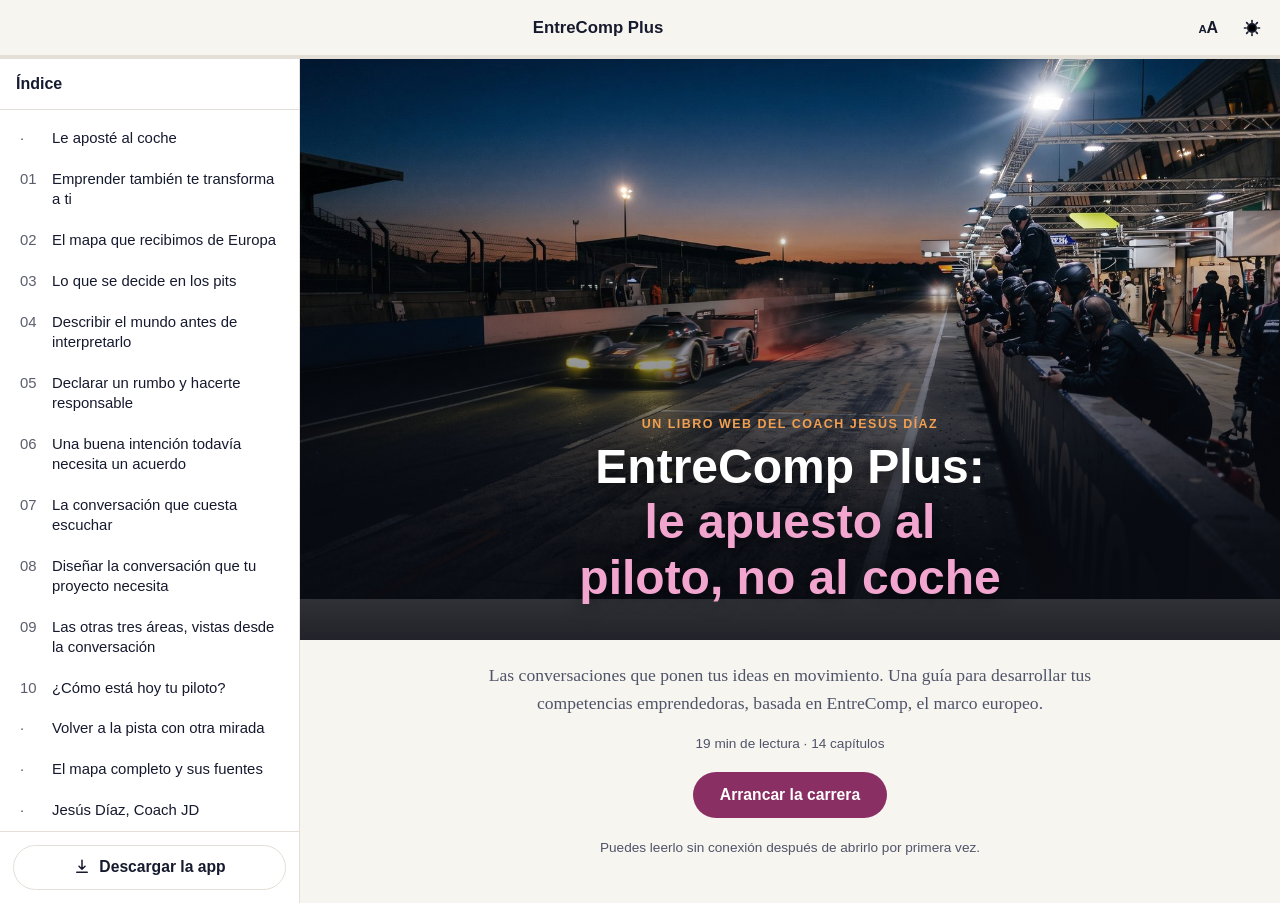
<file: index.html>
<!doctype html>
<html lang="es">
<head>
<meta charset="UTF-8" />
<meta name="viewport" content="width=device-width, initial-scale=1, viewport-fit=cover" />
<title>EntreComp Plus: le apuesto al piloto, no al coche</title>
<meta name="description" content="Las conversaciones que ponen tus ideas en movimiento. Una guía para desarrollar tus competencias emprendedoras, basada en EntreComp, el marco europeo." />

<!-- PWA -->
<link rel="manifest" href="manifest.json" />
<meta name="theme-color" content="#f7f5f0" />
<meta name="mobile-web-app-capable" content="yes" />
<meta name="apple-mobile-web-app-capable" content="yes" />
<meta name="apple-mobile-web-app-status-bar-style" content="black-translucent" />
<meta name="apple-mobile-web-app-title" content="EntreComp+" />
<link rel="apple-touch-icon" href="icons/apple-touch-icon.png" />
<link rel="icon" href="icons/icon-192.png" />

<!-- SEO:inicio — lo escribe scripts/setup_book.py a partir de content.json; no lo edites a mano -->
<link rel="canonical" href="https://coachjesusdiaz.com/libro_web/entrecomp_plus/" />
<meta name="author" content="Coach Jesús Díaz" />
<meta property="og:type" content="book" />
<meta property="og:locale" content="es" />
<meta property="og:site_name" content="EntreComp Plus: le apuesto al piloto, no al coche" />
<meta property="og:title" content="EntreComp Plus: le apuesto al piloto, no al coche" />
<meta property="og:description" content="Las conversaciones que ponen tus ideas en movimiento. Una guía para desarrollar tus competencias emprendedoras, basada en EntreComp, el marco europeo." />
<meta property="og:url" content="https://coachjesusdiaz.com/libro_web/entrecomp_plus/" />
<meta property="og:image" content="https://coachjesusdiaz.com/libro_web/entrecomp_plus/images/compartir.jpg" />
<meta property="og:image:width" content="1200" />
<meta property="og:image:height" content="630" />
<meta property="og:image:alt" content="Un coche de resistencia con los faros encendidos sale del carril de boxes hacia la pista al anochecer, mientras el equipo lo observa desde el muro." />
<meta name="twitter:card" content="summary_large_image" />
<meta name="twitter:title" content="EntreComp Plus: le apuesto al piloto, no al coche" />
<meta name="twitter:description" content="Las conversaciones que ponen tus ideas en movimiento. Una guía para desarrollar tus competencias emprendedoras, basada en EntreComp, el marco europeo." />
<meta name="twitter:image" content="https://coachjesusdiaz.com/libro_web/entrecomp_plus/images/compartir.jpg" />
<script type="application/ld+json">
{
  "@context": "https://schema.org",
  "@type": "Book",
  "name": "EntreComp Plus: le apuesto al piloto, no al coche",
  "description": "Las conversaciones que ponen tus ideas en movimiento. Una guía para desarrollar tus competencias emprendedoras, basada en EntreComp, el marco europeo.",
  "author": {
    "@type": "Person",
    "name": "Coach Jesús Díaz"
  },
  "inLanguage": "es",
  "bookFormat": "https://schema.org/EBook",
  "isAccessibleForFree": true,
  "timeRequired": "PT19M",
  "image": "https://coachjesusdiaz.com/libro_web/entrecomp_plus/images/compartir.jpg",
  "url": "https://coachjesusdiaz.com/libro_web/entrecomp_plus/",
  "hasPart": [
    {
      "@type": "Chapter",
      "name": "Le aposté al coche",
      "position": 1,
      "url": "https://coachjesusdiaz.com/libro_web/entrecomp_plus/#prologo"
    },
    {
      "@type": "Chapter",
      "name": "Emprender también te transforma a ti",
      "position": 2,
      "url": "https://coachjesusdiaz.com/libro_web/entrecomp_plus/#el-piloto"
    },
    {
      "@type": "Chapter",
      "name": "El mapa que recibimos de Europa",
      "position": 3,
      "url": "https://coachjesusdiaz.com/libro_web/entrecomp_plus/#mapa-europeo"
    },
    {
      "@type": "Chapter",
      "name": "Lo que se decide en los pits",
      "position": 4,
      "url": "https://coachjesusdiaz.com/libro_web/entrecomp_plus/#los-pits"
    },
    {
      "@type": "Chapter",
      "name": "Describir el mundo antes de interpretarlo",
      "position": 5,
      "url": "https://coachjesusdiaz.com/libro_web/entrecomp_plus/#afirmaciones"
    },
    {
      "@type": "Chapter",
      "name": "Declarar un rumbo y hacerte responsable",
      "position": 6,
      "url": "https://coachjesusdiaz.com/libro_web/entrecomp_plus/#declaraciones"
    },
    {
      "@type": "Chapter",
      "name": "Una buena intención todavía necesita un acuerdo",
      "position": 7,
      "url": "https://coachjesusdiaz.com/libro_web/entrecomp_plus/#coordinar-acciones"
    },
    {
      "@type": "Chapter",
      "name": "La conversación que cuesta escuchar",
      "position": 8,
      "url": "https://coachjesusdiaz.com/libro_web/entrecomp_plus/#retroalimentacion"
    },
    {
      "@type": "Chapter",
      "name": "Diseñar la conversación que tu proyecto necesita",
      "position": 9,
      "url": "https://coachjesusdiaz.com/libro_web/entrecomp_plus/#disenar-conversaciones"
    },
    {
      "@type": "Chapter",
      "name": "Las otras tres áreas, vistas desde la conversación",
      "position": 10,
      "url": "https://coachjesusdiaz.com/libro_web/entrecomp_plus/#las-tres-areas"
    },
    {
      "@type": "Chapter",
      "name": "¿Cómo está hoy tu piloto?",
      "position": 11,
      "url": "https://coachjesusdiaz.com/libro_web/entrecomp_plus/#diagnostico"
    },
    {
      "@type": "Chapter",
      "name": "Volver a la pista con otra mirada",
      "position": 12,
      "url": "https://coachjesusdiaz.com/libro_web/entrecomp_plus/#epilogo"
    },
    {
      "@type": "Chapter",
      "name": "El mapa completo y sus fuentes",
      "position": 13,
      "url": "https://coachjesusdiaz.com/libro_web/entrecomp_plus/#fuentes"
    },
    {
      "@type": "Chapter",
      "name": "Jesús Díaz, Coach JD",
      "position": 14,
      "url": "https://coachjesusdiaz.com/libro_web/entrecomp_plus/#sobre-el-autor"
    }
  ]
}
</script>
<!-- SEO:fin -->

<link rel="stylesheet" href="css/styles.css" />
<link rel="stylesheet" href="css/custom.css" />
</head>
<body>

<div id="app" class="app">

  <!-- Barra superior -->
  <header class="topbar">
    <button id="menuToggle" class="icon-btn" aria-label="Abrir índice" aria-expanded="false" aria-controls="sidebar">
      <svg viewBox="0 0 24 24" width="22" height="22" aria-hidden="true"><path d="M3 6h18M3 12h18M3 18h18" stroke="currentColor" stroke-width="2" stroke-linecap="round"/></svg>
    </button>
    <div class="topbar-title" id="topbarTitle">EntreComp Plus</div>
    <div class="topbar-actions">
      <button id="installBtn" class="icon-btn install-btn" hidden aria-label="Instalar aplicación">
        <svg viewBox="0 0 24 24" width="20" height="20" aria-hidden="true"><path d="M12 3v12m0 0-4-4m4 4 4-4M5 19h14" stroke="currentColor" stroke-width="2" stroke-linecap="round" stroke-linejoin="round" fill="none"/></svg>
      </button>
      <!-- Tamaño de letra de lectura (tres pasos). Opcional: se puede quitar. -->
      <button id="fontSizeBtn" class="icon-btn font-size-btn" aria-label="Cambiar tamaño de letra">
        <span aria-hidden="true"><small>A</small>A</span>
      </button>
      <!--
        Toggle de tema claro/oscuro. Es OPCIONAL: si la identidad visual del
        libro es inherentemente de un solo modo (por ejemplo, un museo de
        noche), quita este botón y fija los tokens de color de un solo modo
        en styles.css. Documentado en references/design-guide.md.
      -->
      <button id="themeToggle" class="icon-btn" aria-label="Cambiar tema claro/oscuro">
        <svg viewBox="0 0 24 24" width="20" height="20" aria-hidden="true"><path d="M12 3v2m0 14v2m9-9h-2M5 12H3m15.4 6.4-1.4-1.4M7 7 5.6 5.6m12.8 0L17 7M7 17l-1.4 1.4M12 7a5 5 0 1 0 0 10 5 5 0 0 0 0-10Z" stroke="currentColor" stroke-width="2" stroke-linecap="round"/></svg>
      </button>
    </div>
  </header>

  <!-- Barra de progreso de lectura -->
  <div class="progress-track" aria-hidden="true"><div id="progressBar" class="progress-bar"></div></div>

  <!-- Índice / navegación -->
  <nav id="sidebar" class="sidebar" aria-label="Índice del libro">
    <div class="sidebar-header">
      <span>Índice</span>
      <button id="sidebarClose" class="icon-btn" aria-label="Cerrar índice">
        <svg viewBox="0 0 24 24" width="18" height="18" aria-hidden="true"><path d="M6 6l12 12M18 6 6 18" stroke="currentColor" stroke-width="2" stroke-linecap="round"/></svg>
      </button>
    </div>
    <ol id="chapterList" class="chapter-list"></ol>
    <!--
      Descarga/instalación de la app, siempre visible al final del índice
      (el ícono de la barra superior no aparece en todos los navegadores).
      Si el navegador no permite instalar con un clic, #installHelp muestra
      los pasos a mano.
    -->
    <div class="sidebar-footer">
      <button id="sidebarInstall" class="btn btn-ghost sidebar-install" type="button">
        <svg viewBox="0 0 24 24" width="18" height="18" aria-hidden="true"><path d="M12 3v12m0 0-4-4m4 4 4-4M5 19h14" stroke="currentColor" stroke-width="2" stroke-linecap="round" stroke-linejoin="round" fill="none"/></svg>
        <span>Descargar la app</span>
      </button>
      <p id="installHelp" class="install-help" role="status" hidden></p>
    </div>
  </nav>
  <div id="sidebarOverlay" class="sidebar-overlay" hidden></div>

  <main id="main" class="main">

    <!-- Portada -->
    <section id="cover" class="cover">
      <!--
        Imagen de portada OPCIONAL: no se edita aquí. Basta con poner
        "coverImage" en data/content.json → meta y el motor la inserta por
        encima de .cover-copy. Ver references/design-guide.md.
      -->
      <div class="cover-copy">
        <p class="cover-kicker" id="coverKicker">Un Libro Web del Coach Jesús Díaz</p>
        <h1 class="cover-title" id="coverTitle">EntreComp Plus: le apuesto al piloto, no al coche</h1>
        <p class="cover-subtitle" id="coverSubtitle">Las conversaciones que ponen tus ideas en movimiento. Una guía para desarrollar tus competencias emprendedoras, basada en EntreComp, el marco europeo.</p>
        <p class="cover-meta" id="coverMeta"></p>
        <div class="cover-actions">
          <button id="resumeBtn" class="btn btn-primary" hidden>Continuar donde quedaste</button>
          <button id="startBtn" class="btn btn-primary">Arrancar la carrera</button>
        </div>
        <p class="cover-hint" id="coverHint">Puedes leerlo sin conexión después de abrirlo por primera vez.</p>
      </div>
    </section>

    <!-- Lectura -->
    <article id="reader" class="reader" hidden>
      <!-- Imagen hero del capítulo ("hero" en cada capítulo de content.json) -->
      <div id="chapterHero" class="chapter-hero" hidden></div>
      <p class="chapter-kicker" id="chapterKicker"></p>
      <h1 class="chapter-title" id="chapterTitle"></h1>
      <div id="chapterBody" class="chapter-body"></div>

      <nav class="chapter-nav">
        <button id="prevBtn" class="btn btn-ghost">← Anterior</button>
        <span id="chapterPosition" class="chapter-position"></span>
        <button id="nextBtn" class="btn btn-primary">Siguiente →</button>
      </nav>
    </article>

  </main>
</div>

<!-- SEO-CONTENIDO:inicio — resumen del libro para buscadores y navegadores sin JavaScript; lo escribe setup_book.py -->
<noscript>
  <h1>EntreComp Plus: le apuesto al piloto, no al coche</h1>
  <p>Las conversaciones que ponen tus ideas en movimiento. Una guía para desarrollar tus competencias emprendedoras, basada en EntreComp, el marco europeo.</p>
  <p>Coach Jesús Díaz</p>
  <ol>
    <li><a href="#prologo">Le aposté al coche</a></li>
    <li><a href="#el-piloto">Emprender también te transforma a ti</a></li>
    <li><a href="#mapa-europeo">El mapa que recibimos de Europa</a></li>
    <li><a href="#los-pits">Lo que se decide en los pits</a></li>
    <li><a href="#afirmaciones">Describir el mundo antes de interpretarlo</a></li>
    <li><a href="#declaraciones">Declarar un rumbo y hacerte responsable</a></li>
    <li><a href="#coordinar-acciones">Una buena intención todavía necesita un acuerdo</a></li>
    <li><a href="#retroalimentacion">La conversación que cuesta escuchar</a></li>
    <li><a href="#disenar-conversaciones">Diseñar la conversación que tu proyecto necesita</a></li>
    <li><a href="#las-tres-areas">Las otras tres áreas, vistas desde la conversación</a></li>
    <li><a href="#diagnostico">¿Cómo está hoy tu piloto?</a></li>
    <li><a href="#epilogo">Volver a la pista con otra mirada</a></li>
    <li><a href="#fuentes">El mapa completo y sus fuentes</a></li>
    <li><a href="#sobre-el-autor">Jesús Díaz, Coach JD</a></li>
  </ol>
  <p>Este libro necesita JavaScript para mostrarse.</p>
</noscript>
<!-- SEO-CONTENIDO:fin -->

<div id="toast" class="toast" role="status" aria-live="polite"></div>
<div id="offlineBadge" class="offline-badge" hidden>Sin conexión · leyendo desde caché</div>

<script src="js/app.js" defer></script>
</body>
</html>
</file>
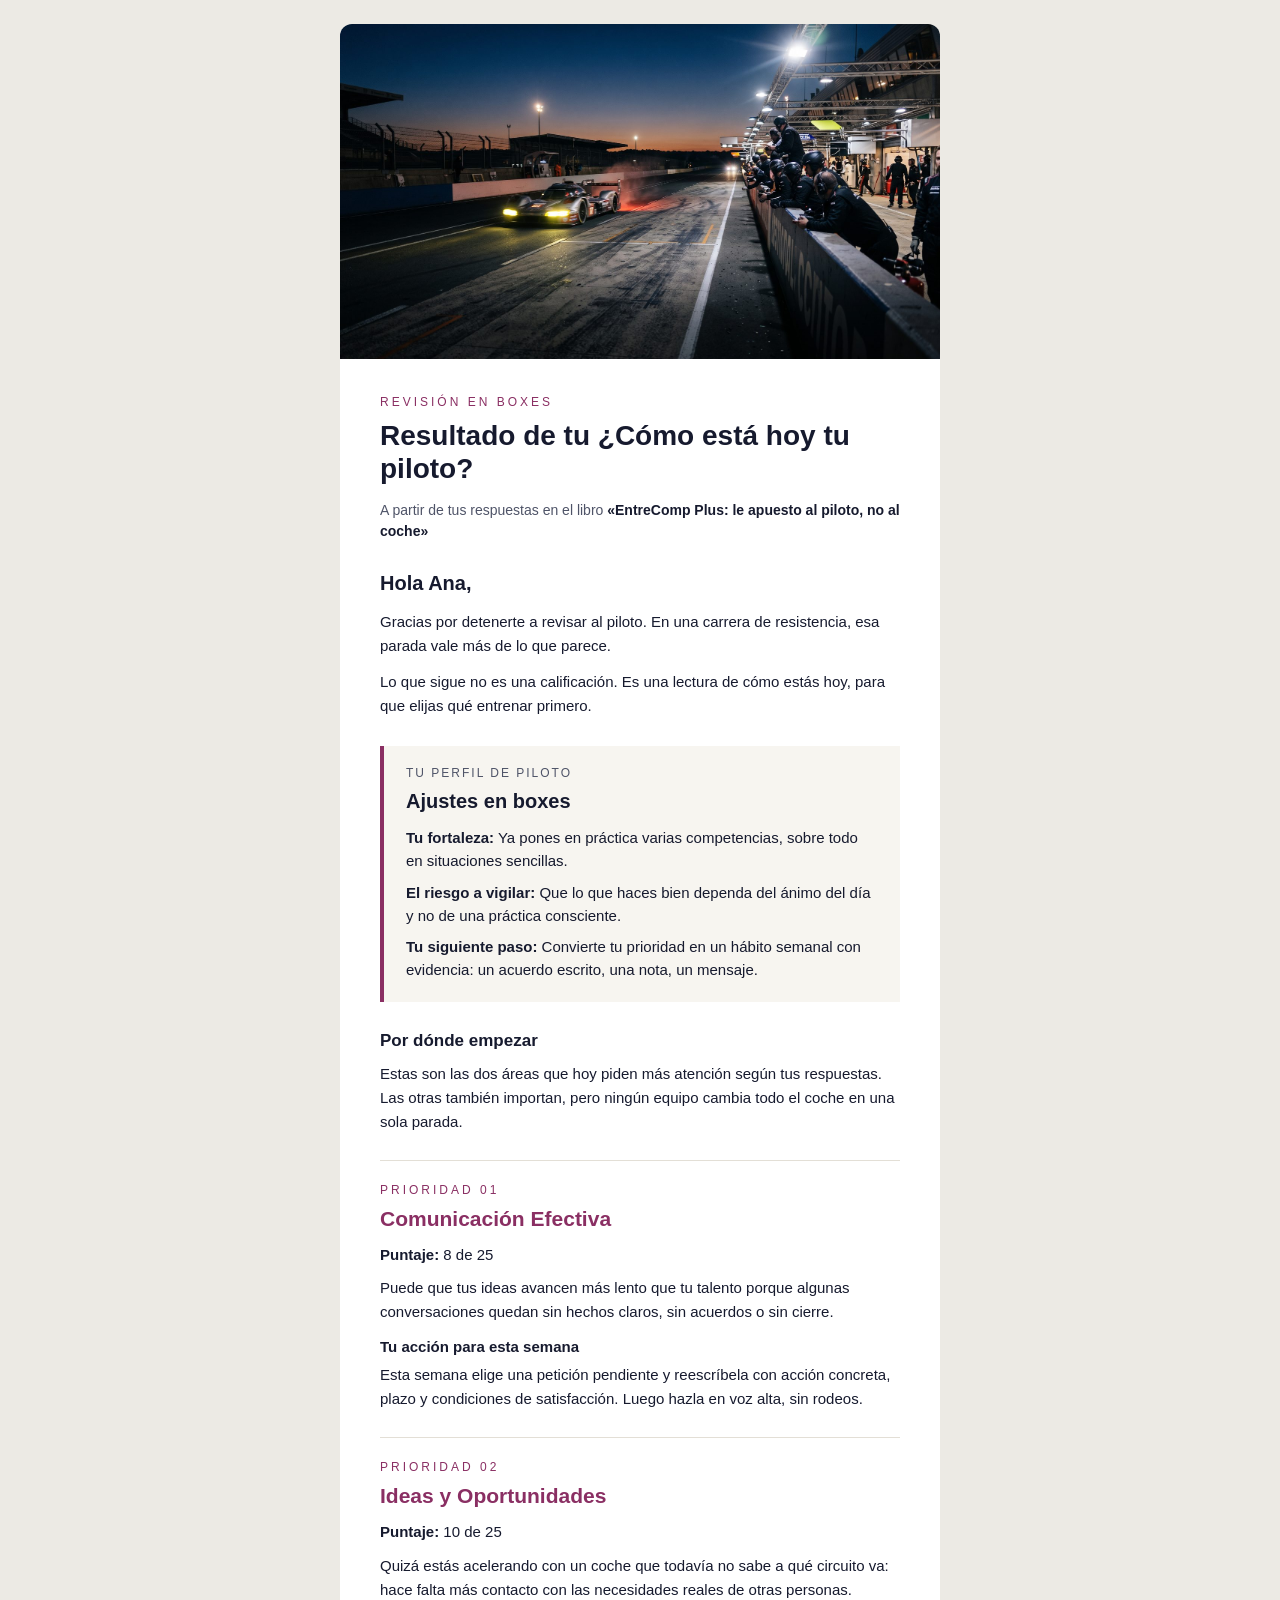
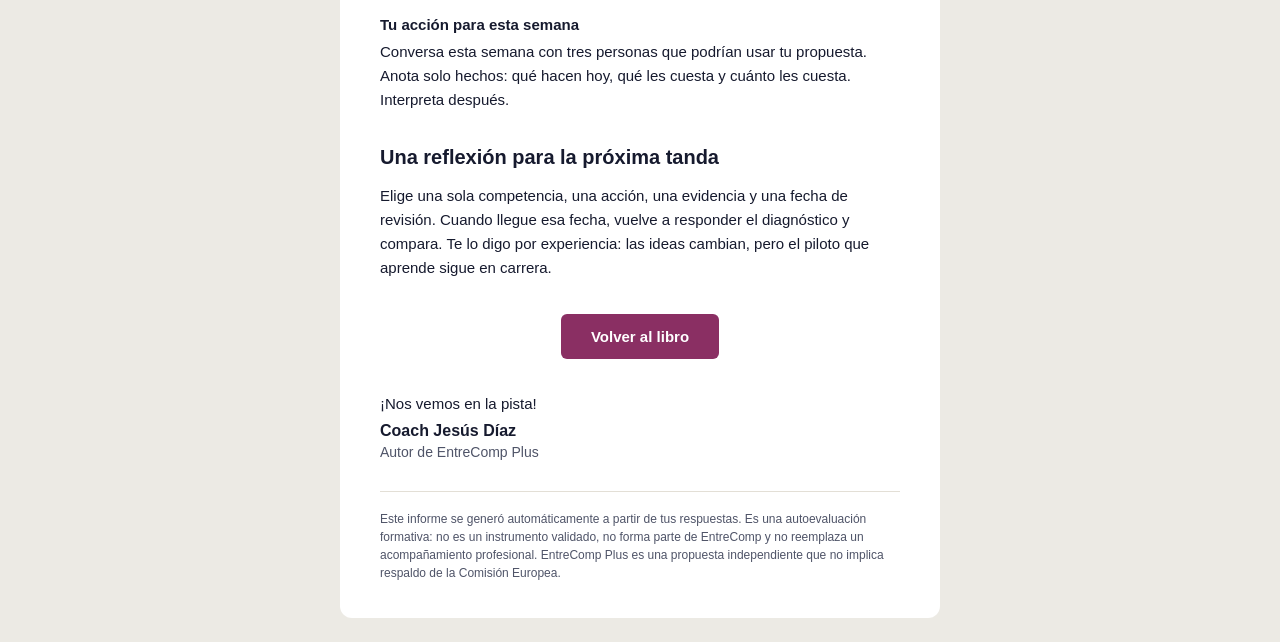
<file: email/vista-previa-diagnostico.html>
<!doctype html>
<html lang="es">
<head>
<meta charset="UTF-8" />
<meta name="viewport" content="width=device-width, initial-scale=1" />
<title>Vista previa del correo (datos de ejemplo)</title>
</head>
<body style="margin:0;">
<!-- VISTA PREVIA con datos de ejemplo. Lo que se pega en EmailJS es plantilla-diagnostico.html -->

<div style="margin:0;padding:0;background:#eceae4;">
<table role="presentation" width="100%" cellpadding="0" cellspacing="0" border="0" style="background:#eceae4;">
  <tr>
    <td align="center" style="padding:24px 12px;">
      <table role="presentation" width="600" cellpadding="0" cellspacing="0" border="0" style="width:100%;max-width:600px;background:#ffffff;border-radius:12px;overflow:hidden;font-family:-apple-system,BlinkMacSystemFont,'Segoe UI',Roboto,Helvetica,Arial,sans-serif;color:#161a2e;">

        <!-- IMAGEN DE CABECERA: meta.coverImage, o block.email.heroImage -->
        <tr>
          <td style="padding:0;">
            <img src="../images/portada.jpg" width="600" alt="" style="display:block;width:100%;max-width:600px;height:auto;border:0;" />
          </td>
        </tr>

        <!-- TÍTULO -->
        <tr>
          <td style="padding:36px 40px 0;">
            <p style="margin:0 0 10px;font-size:12px;letter-spacing:3px;text-transform:uppercase;color:#8a2f63;">Revisión en boxes</p>
            <h1 style="margin:0 0 14px;font-size:28px;line-height:1.2;font-weight:700;color:#161a2e;">Resultado de tu ¿Cómo está hoy tu piloto?</h1>
            <p style="margin:0;font-size:14px;line-height:1.5;color:#4f5468;">A partir de tus respuestas en el libro <strong style="color:#161a2e;">«EntreComp Plus: le apuesto al piloto, no al coche»</strong></p>
          </td>
        </tr>

        <!-- SALUDO -->
        <tr>
          <td style="padding:28px 40px 0;">
            <h2 style="margin:0 0 14px;font-size:20px;line-height:1.3;color:#161a2e;">Hola Ana,</h2>
            <p style="margin:0 0 12px;font-size:15px;line-height:1.6;color:#161a2e;">Gracias por detenerte a revisar al piloto. En una carrera de resistencia, esa parada vale más de lo que parece.</p>
            <p style="margin:0;font-size:15px;line-height:1.6;color:#161a2e;">Lo que sigue no es una calificación. Es una lectura de cómo estás hoy, para que elijas qué entrenar primero.</p>
          </td>
        </tr>

        <!-- RESUMEN: perfil general -->
        <tr>
          <td style="padding:28px 40px 0;">
            <table role="presentation" width="100%" cellpadding="0" cellspacing="0" border="0" style="background:#f7f5f0;border-left:4px solid #8a2f63;">
              <tr>
                <td style="padding:20px 22px;">
                  <p style="margin:0 0 8px;font-size:12px;letter-spacing:2px;text-transform:uppercase;color:#4f5468;">Tu perfil de piloto</p>
                  <p style="margin:0 0 12px;font-size:20px;line-height:1.3;font-weight:700;color:#161a2e;">Ajustes en boxes</p>
                  <p style="margin:0 0 8px;font-size:15px;line-height:1.55;color:#161a2e;"><strong style="color:#161a2e;">Tu fortaleza:</strong> Ya pones en práctica varias competencias, sobre todo en situaciones sencillas.</p>
                  <p style="margin:0 0 8px;font-size:15px;line-height:1.55;color:#161a2e;"><strong style="color:#161a2e;">El riesgo a vigilar:</strong> Que lo que haces bien dependa del ánimo del día y no de una práctica consciente.</p>
                  <p style="margin:0;font-size:15px;line-height:1.55;color:#161a2e;"><strong style="color:#161a2e;">Tu siguiente paso:</strong> Convierte tu prioridad en un hábito semanal con evidencia: un acuerdo escrito, una nota, un mensaje.</p>
                </td>
              </tr>
            </table>
          </td>
        </tr>

        <!-- INTRODUCCIÓN A LAS PRIORIDADES -->
        <tr>
          <td style="padding:28px 40px 0;">
            <h2 style="margin:0 0 10px;font-size:17px;line-height:1.3;color:#161a2e;">Por dónde empezar</h2>
            <p style="margin:0;font-size:15px;line-height:1.6;color:#161a2e;">Estas son las dos áreas que hoy piden más atención según tus respuestas. Las otras también importan, pero ningún equipo cambia todo el coche en una sola parada.</p>
          </td>
        </tr>

        <!-- PRIORIDAD 01 -->
        <tr>
          <td style="padding:26px 40px 0;">
            <table role="presentation" width="100%" cellpadding="0" cellspacing="0" border="0" style="border-top:1px solid #e3dfd6;">
              <tr><td style="padding:22px 0 0;">
                <p style="margin:0 0 8px;font-size:12px;letter-spacing:3px;text-transform:uppercase;color:#8a2f63;">Prioridad 01</p>
                <h3 style="margin:0 0 12px;font-size:21px;line-height:1.3;color:#8a2f63;">Comunicación Efectiva</h3>
                <p style="margin:0 0 10px;font-size:15px;line-height:1.5;color:#161a2e;"><strong style="color:#161a2e;">Puntaje:</strong> 8 de 25</p>
                <p style="margin:0 0 12px;font-size:15px;line-height:1.6;color:#161a2e;">Puede que tus ideas avancen más lento que tu talento porque algunas conversaciones quedan sin hechos claros, sin acuerdos o sin cierre.</p>
                <p style="margin:0 0 4px;font-size:15px;line-height:1.5;color:#161a2e;"><strong style="color:#161a2e;">Tu acción para esta semana</strong></p>
                <p style="margin:0;font-size:15px;line-height:1.6;color:#161a2e;">Esta semana elige una petición pendiente y reescríbela con acción concreta, plazo y condiciones de satisfacción. Luego hazla en voz alta, sin rodeos.</p>
              </td></tr>
            </table>
          </td>
        </tr>

        <!-- PRIORIDAD 02 -->
        <tr>
          <td style="padding:26px 40px 0;">
            <table role="presentation" width="100%" cellpadding="0" cellspacing="0" border="0" style="border-top:1px solid #e3dfd6;">
              <tr><td style="padding:22px 0 0;">
                <p style="margin:0 0 8px;font-size:12px;letter-spacing:3px;text-transform:uppercase;color:#8a2f63;">Prioridad 02</p>
                <h3 style="margin:0 0 12px;font-size:21px;line-height:1.3;color:#8a2f63;">Ideas y Oportunidades</h3>
                <p style="margin:0 0 10px;font-size:15px;line-height:1.5;color:#161a2e;"><strong style="color:#161a2e;">Puntaje:</strong> 10 de 25</p>
                <p style="margin:0 0 12px;font-size:15px;line-height:1.6;color:#161a2e;">Quizá estás acelerando con un coche que todavía no sabe a qué circuito va: hace falta más contacto con las necesidades reales de otras personas.</p>
                <p style="margin:0 0 4px;font-size:15px;line-height:1.5;color:#161a2e;"><strong style="color:#161a2e;">Tu acción para esta semana</strong></p>
                <p style="margin:0;font-size:15px;line-height:1.6;color:#161a2e;">Conversa esta semana con tres personas que podrían usar tu propuesta. Anota solo hechos: qué hacen hoy, qué les cuesta y cuánto les cuesta. Interpreta después.</p>
              </td></tr>
            </table>
          </td>
        </tr>

        <!-- REFLEXIÓN Y LLAMADO A LA ACCIÓN -->
        <tr>
          <td style="padding:32px 40px 0;">
            <h2 style="margin:0 0 14px;font-size:20px;line-height:1.3;color:#161a2e;">Una reflexión para la próxima tanda</h2>
            <p style="margin:0 0 12px;font-size:15px;line-height:1.6;color:#161a2e;">Elige una sola competencia, una acción, una evidencia y una fecha de revisión. Cuando llegue esa fecha, vuelve a responder el diagnóstico y compara. Te lo digo por experiencia: las ideas cambian, pero el piloto que aprende sigue en carrera.</p>
          </td>
        </tr>
        <tr>
          <td align="center" style="padding:22px 40px 0;">
            <table role="presentation" cellpadding="0" cellspacing="0" border="0">
              <tr>
                <td align="center" bgcolor="#8a2f63" style="border-radius:6px;">
                  <a href="https://coachjesusdiaz.com/libro_web/entrecomp_plus/" target="_blank" style="display:inline-block;padding:14px 30px;font-size:15px;font-weight:700;color:#ffffff;text-decoration:none;">Volver al libro</a>
                </td>
              </tr>
            </table>
          </td>
        </tr>

        <!-- FIRMA -->
        <tr>
          <td style="padding:34px 40px 0;">
            <p style="margin:0 0 4px;font-size:15px;line-height:1.5;color:#161a2e;">¡Nos vemos en la pista!</p>
            <p style="margin:0;font-size:16px;line-height:1.4;font-weight:700;color:#161a2e;">Coach Jesús Díaz</p>
            <p style="margin:0;font-size:14px;line-height:1.5;color:#4f5468;">Autor de EntreComp Plus</p>
          </td>
        </tr>

        <!-- PIE -->
        <tr>
          <td style="padding:28px 40px 36px;">
            <p style="margin:0;padding-top:18px;border-top:1px solid #e3dfd6;font-size:12px;line-height:1.5;color:#4f5468;">Este informe se generó automáticamente a partir de tus respuestas. Es una autoevaluación formativa: no es un instrumento validado, no forma parte de EntreComp y no reemplaza un acompañamiento profesional. EntreComp Plus es una propuesta independiente que no implica respaldo de la Comisión Europea.</p>
          </td>
        </tr>

      </table>
    </td>
  </tr>
</table>
</div>
</body>
</html>
</file>
<file: css/styles.css>
/* =========================================================
   Motor de Libro Web™ — hoja de estilos base
   ---------------------------------------------------------
   Personalización de marca: TODO lo que hace a la identidad
   visual de este libro vive en el bloque :root de acá abajo
   (colores, tipografías) más las variantes de tema más abajo.
   El resto del archivo son componentes que casi nunca hace
   falta tocar. Ver references/design-guide.md para cómo elegir
   una paleta y tipografía coherentes con el tema del libro.
   ========================================================= */
:root{
  /* --- Paleta (modo claro, default) --- */
  --bg: #f7f5f0;
  --bg-elevated: #ffffff;
  --text: #161a2e;
  --text-muted: #4f5468;
  --accent: #8a2f63;          /* color de acento principal: CTAs, links activos, resaltados */
  --accent-contrast: #ffffff; /* color de texto sobre --accent */
  --accent-secondary: #1d6672; /* segundo acento opcional: rótulos, citas, detalles (ponlo = --accent si no quieres dos tonos) */
  --border: #e3dfd6;
  --shadow: 0 12px 30px -18px rgba(20,20,25,0.35);

  /* --- Tipografía ---
     display: títulos grandes (portada, títulos de capítulo)
     serif:   cuerpo de lectura
     sans:    interfaz (botones, navegación, rótulos) */
  --font-display: 'Avenir Next', 'Segoe UI', 'Helvetica Neue', Arial, sans-serif;
  --font-serif: Georgia, 'Iowan Old Style', 'Palatino Linotype', Palatino, 'URW Palladio L', serif;
  --font-sans: -apple-system, BlinkMacSystemFont, 'Segoe UI', Roboto, Helvetica, Arial, sans-serif;

  /* --- Lectura ---
     La columna de texto mide unos 70 caracteres por línea (30em de la
     tipografía de cuerpo), el rango cómodo para leer texto largo. Cambia
     --measure solo si cambias la tipografía de cuerpo por una mucho más
     ancha o más angosta. */
  --measure: 30em;
  --reading-size: 1.125rem;   /* 18px en móvil; 19px desde 720px (ver abajo) */
  --reading-leading: 1.7;     /* interlineado del cuerpo */
  --reading-scale: 1;         /* lo ajusta el botón de tamaño de letra */
  --gutter: 1.25rem;          /* margen lateral en móvil */

  --max-width: 700px;
  --radius: 14px;
  --sidebar-width: 300px;
  --topbar-height: 56px;

  color-scheme: light;
}

/* Oscuro automático según el sistema, salvo que el usuario elija manualmente.
   Si tu libro tiene una identidad de un solo modo (por ejemplo, siempre
   oscura), borra este bloque, el de [data-theme="dark"]/[data-theme="light"]
   de abajo y el botón #themeToggle del HTML. */
@media (prefers-color-scheme: dark){
  :root:not([data-theme="light"]){
    --bg: #16161a;
    --bg-elevated: #1e1e24;
    --text: #f2f1ec;
    --text-muted: #b7b6c2;
    --accent: #6d85e8;
    --accent-contrast: #101018;
    --accent-secondary: #d6b673;
    --border: #33333c;
    --shadow: 0 12px 30px -14px rgba(0,0,0,0.55);
    color-scheme: dark;
  }
}
:root[data-theme="dark"]{
  --bg: #16161a;
  --bg-elevated: #1e1e24;
  --text: #f2f1ec;
  --text-muted: #b7b6c2;
  --accent: #6d85e8;
  --accent-contrast: #101018;
  --accent-secondary: #d6b673;
  --border: #33333c;
  --shadow: 0 12px 30px -14px rgba(0,0,0,0.55);
  color-scheme: dark;
}
:root[data-theme="light"]{
  --bg: #faf9f6;
  --bg-elevated: #ffffff;
  --text: #16161a;
  --text-muted: #5c5c66;
  --accent: #3454d1;
  --accent-contrast: #ffffff;
  --accent-secondary: #7a5c1e;
  --border: #e4e2db;
  color-scheme: light;
}

*, *::before, *::after{ box-sizing: border-box; }
[hidden]{ display: none !important; } /* asegura que "hidden" gane incluso sobre display:flex/grid de otras reglas */
html, body{ height: 100%; }
body{
  margin: 0;
  background: var(--bg);
  color: var(--text);
  font-family: var(--font-sans);
  -webkit-font-smoothing: antialiased;
  transition: background .25s ease, color .25s ease;
}
h1,h2,h3{ font-family: var(--font-display); font-weight: 700; margin: 0; text-wrap: balance; }
p{ margin: 0; }
button{ font-family: inherit; }
img{ max-width: 100%; display: block; }
.accent-term{ color: var(--accent); font-weight: 800; } /* generado por **texto** en negrita en content.json */
a{ color: var(--accent); text-decoration: underline; text-decoration-thickness: 1px; text-underline-offset: .18em; } /* generado por [texto](url) */
a:hover{ text-decoration-thickness: 2px; }
a.btn{ display: inline-flex; align-items: center; justify-content: center; text-decoration: none; }

/* ---------- Barra superior ---------- */
.topbar{
  position: sticky; top: 0; z-index: 30;
  height: var(--topbar-height);
  display: flex; align-items: center; gap: .5rem;
  padding: 0 .5rem 0 .25rem;
  background: color-mix(in srgb, var(--bg) 88%, transparent);
  backdrop-filter: blur(8px);
  border-bottom: 1px solid var(--border);
}
.topbar-title{
  font-family: var(--font-display); font-weight: 700; font-size: 1.05rem;
  flex: 1; text-align: center; overflow: hidden; text-overflow: ellipsis; white-space: nowrap;
  display: flex; align-items: center; justify-content: center; gap: .5rem;
}
.topbar-title img{ height: 22px; width: auto; }
.topbar-actions{ display: flex; align-items: center; gap: .25rem; }
.icon-btn{
  width: 40px; height: 40px; border-radius: 999px; border: none;
  background: transparent; color: var(--text); cursor: pointer;
  display: inline-flex; align-items: center; justify-content: center;
  transition: background .15s ease;
}
.icon-btn:hover{ background: var(--border); }
:focus-visible{ outline: 2px solid var(--accent); outline-offset: 2px; }
.font-size-btn{ font-family: var(--font-display); font-weight: 700; font-size: 1rem; letter-spacing: -.02em; }
.font-size-btn small{ font-size: .72em; }
.install-btn{ color: var(--accent); }

/* ---------- Barra de progreso ---------- */
.progress-track{
  position: sticky; top: var(--topbar-height); z-index: 29;
  height: 3px; background: var(--border);
}
.progress-bar{ height: 100%; width: 0%; background: var(--accent); transition: width .2s ease; }

/* ---------- Índice / sidebar ---------- */
.sidebar{
  position: fixed; top: 0; left: 0; height: 100%; width: min(84vw, var(--sidebar-width));
  background: var(--bg-elevated); border-right: 1px solid var(--border);
  transform: translateX(-100%); visibility: hidden;
  transition: transform .25s ease, visibility 0s linear .25s;
  z-index: 50; display: flex; flex-direction: column;
  box-shadow: var(--shadow);
}
.sidebar.open{ transform: translateX(0); visibility: visible; transition: transform .25s ease; }
.sidebar-header{
  display: flex; align-items: center; justify-content: space-between;
  padding: 1rem 1rem; font-family: var(--font-display); font-weight: 700;
  border-bottom: 1px solid var(--border);
}
.sidebar-overlay{
  position: fixed; inset: 0; background: rgba(10,10,20,.45); z-index: 40;
}
.chapter-list{ list-style: none; margin: 0; padding: .5rem; overflow-y: auto; flex: 1; }
.chapter-list li{ margin: 0; }
.chapter-link{
  display: flex; gap: .6rem; align-items: baseline; width: 100%; text-align: left;
  border: none; background: transparent; color: var(--text); cursor: pointer;
  padding: .65rem .75rem; border-radius: 10px; font-size: .93rem;
}
.chapter-link:hover{ background: var(--border); }
.chapter-link.active{ background: var(--accent); color: var(--accent-contrast); }
.chapter-link .num{ font-family: var(--font-display); opacity: .7; min-width: 1.4rem; }
.chapter-link.done::after{ content: "✓"; margin-left: auto; opacity: .6; }
.chapter-link span:last-child{ line-height: 1.35; }

/* Descarga de la app, al final del índice */
.sidebar-footer{ padding: .8rem; border-top: 1px solid var(--border); }
.sidebar-install{ width: 100%; display: flex; align-items: center; justify-content: center; gap: .5rem; font-size: .93rem; }
.install-help{ margin-top: .6rem; font-family: var(--font-sans); font-size: .85rem; line-height: 1.45; color: var(--text-muted); }

/* ---------- Layout principal ---------- */
.main{ min-height: calc(100vh - var(--topbar-height) - 3px); display: flex; }

/* Portada */
.cover{ width: 100%; }
.cover-hero{
  width: 100%; aspect-ratio: 16/10; object-fit: cover;
  border-bottom: 1px solid var(--border);
}
.cover-hero-wrap{ position: relative; }
.cover-hero-fade{
  position: absolute; left: 0; right: 0; bottom: -1px; height: 40%;
  background: linear-gradient(to bottom, transparent, var(--bg));
  pointer-events: none;
}
/* Portada tipo póster (meta.coverMode: "poster"): la imagen ya trae el
   título y el subtítulo, así que se muestra entera, sin recortar, y el
   título en texto se oculta a la vista (sigue ahí para lectores de pantalla). */
.cover-poster .cover-hero-wrap{ display: flex; justify-content: center; padding: 1.2rem var(--gutter) 0; }
.cover-poster .cover-hero{
  width: auto; max-width: 100%; height: auto; max-height: min(78vh, 860px); aspect-ratio: auto;
  object-fit: contain; border: 0; border-radius: var(--radius); box-shadow: var(--shadow);
}
.cover-poster .cover-hero-fade{ display: none; }
.cover-poster .cover-copy{ padding-top: 1.4rem; }
.cover-poster .cover-meta{ margin-top: 0; }
.cover-poster .cover-kicker, .cover-poster .cover-title, .cover-poster .cover-subtitle{
  position: absolute; width: 1px; height: 1px; margin: -1px; padding: 0; overflow: hidden;
  clip: rect(0 0 0 0); clip-path: inset(50%); white-space: nowrap; border: 0;
}
.cover-copy{ max-width: var(--max-width); width: 100%; margin: auto; padding: 3rem var(--gutter) 4rem; text-align: center; }
.cover-actions{ display: flex; flex-wrap: wrap; gap: .7rem; justify-content: center; margin-top: 1.8rem; }
.cover-logo{ height: 46px; width: auto; margin: -2.6rem auto 1.2rem; display: block; position: relative; }
.cover-kicker{
  text-transform: uppercase; letter-spacing: .12em; font-size: .78rem;
  color: var(--accent-secondary); font-weight: 700; margin-bottom: .9rem;
}
.cover-title{ font-size: clamp(2rem, 6vw, 3rem); line-height: 1.15; }
.cover-title .accent-term{ display: block; }
.cover-subtitle{ margin-top: 1.1rem; font-size: 1.1rem; color: var(--text-muted); line-height: 1.6; font-family: var(--font-serif); text-wrap: pretty; }
.cover-meta{ margin-top: 1.2rem; font-size: .85rem; color: var(--text-muted); }
.cover-hint{ margin-top: 1.4rem; font-size: .85rem; color: var(--text-muted); }

/* Lectura
   El ancho de la columna (--measure) se calcula en "em" del cuerpo de
   lectura, así la cantidad de caracteres por línea se mantiene aunque
   cambie el tamaño base. */
.reader{
  font-family: var(--font-serif); font-size: var(--reading-size);
  max-width: calc(var(--measure) + var(--gutter) * 2); width: 100%;
  margin: 0 auto; padding: 2.5rem var(--gutter) 5rem;
}

/* Imagen hero del capítulo: abre cada capítulo, por encima del título.
   En móvil ocupa todo el ancho de la pantalla; en pantallas más anchas
   queda dentro de la columna de lectura. */
.chapter-hero{ margin: -2.5rem calc(var(--gutter) * -1) 1.8rem; }
.chapter-hero figure{ margin: 0; }
.chapter-hero .image-frame{ border-radius: 0; border-width: 0 0 1px; }
.chapter-hero img{ width: 100%; height: 100%; object-fit: cover; }
.chapter-hero .image-caption{ padding: 0 var(--gutter); }
@media (min-width: 720px){
  .chapter-hero{ margin: 0 0 2rem; }
  .chapter-hero .image-frame{ border-radius: var(--radius); border-width: 1px; }
  .chapter-hero .image-caption{ padding: 0; }
}

.chapter-kicker{
  text-transform: uppercase; letter-spacing: .1em; font-size: .75rem;
  color: var(--accent-secondary); font-weight: 700; margin-bottom: .6rem;
  font-family: var(--font-sans);
  display: flex; align-items: center; gap: .6rem;
}
.chapter-title{ font-size: clamp(1.7rem, 4.5vw, 2.3rem); margin-bottom: 1.8rem; line-height: 1.2; }
.chapter-title:focus{ outline: none; }
.chapter-body{
  font-size: calc(var(--reading-size) * var(--reading-scale)); line-height: var(--reading-leading);
  overflow-wrap: break-word;
}
.chapter-body p{ margin-bottom: 1.25em; text-wrap: pretty; }
.chapter-body h2{
  font-family: var(--font-sans); font-weight: 700; font-size: 1.22em; line-height: 1.3;
  margin: 2.4em 0 .8em;
}
.chapter-body > :first-child{ margin-top: 0; }
.block-error{
  font-family: var(--font-sans); font-size: .85rem; color: var(--text-muted);
  border: 1px dashed var(--border); border-radius: 8px; padding: .8rem 1rem; margin: 1.5rem 0;
}

/* Bloques especiales */
.chapter-body .lead{ font-size: 1.2em; line-height: 1.55; color: var(--text); margin-bottom: 1.3em; }
.blockquote{
  border-left: 3px solid var(--accent-secondary); margin: 1.8rem 0; padding: .2rem 0 .2rem 1.2rem;
  font-style: italic; font-size: 1.08em; line-height: 1.6; color: var(--text); text-wrap: pretty;
}
.blockquote-cite{
  display: block; margin-top: .5rem; font-style: normal; font-family: var(--font-sans);
  font-size: .85rem; font-weight: 600; color: var(--text-muted); letter-spacing: .01em;
}
.blockquote-cite::before{ content: '— '; }
.list-block{ margin: 0 0 1.25em; padding-left: 1.3em; }
.list-block li{ margin-bottom: .55em; padding-left: .2em; }
.list-block li::marker{ color: var(--accent-secondary); font-weight: 700; }

.flow{ display: flex; flex-wrap: wrap; align-items: center; gap: .5rem; margin: 1.6rem 0; font-family: var(--font-sans); }
.flow-step{
  background: var(--bg-elevated); border: 1px solid var(--border); border-radius: 999px;
  padding: .5rem 1rem; font-size: .92rem; font-weight: 600; box-shadow: var(--shadow);
}
.flow-arrow{ color: var(--accent); font-weight: 700; }

.pillars{ display: grid; grid-template-columns: 1fr; gap: 1rem; margin: 1.6rem 0 2rem; font-family: var(--font-sans); }
@media (min-width: 640px){ .pillars{ grid-template-columns: 1fr 1fr; } }
.pillar-card{
  background: var(--bg-elevated); border: 1px solid var(--border); border-radius: var(--radius);
  padding: 1.1rem 1.2rem; box-shadow: var(--shadow);
}
.pillar-card h3{ font-family: var(--font-sans); font-size: 1.02rem; margin-bottom: .4rem; color: var(--accent); }
.chapter-body .pillar-card p{ font-size: .95rem; line-height: 1.55; color: var(--text-muted); margin-bottom: 0; }

/* ---------- Bloque de imagen (con placeholder si el archivo no existe) ---------- */
.image-block{ margin: 2.2rem 0; }
.image-block figure{ margin: 0; }
.image-block img{ width: 100%; height: 100%; object-fit: cover; border-radius: 8px; }
.image-frame{
  position: relative; width: 100%; border: 1px solid var(--border); border-radius: 8px; overflow: hidden;
  background: var(--bg-elevated);
}
.image-caption{ margin-top: .6rem; font-family: var(--font-sans); font-size: .85rem; line-height: 1.45; color: var(--text-muted); text-align: center; font-style: italic; }
.image-placeholder{
  position: absolute; inset: 0; display: flex; flex-direction: column; align-items: center; justify-content: center;
  gap: .6rem; padding: 1.2rem; text-align: center;
  background: repeating-linear-gradient(45deg, rgba(128,128,128,.06) 0 10px, transparent 10px 20px);
  border: 1px dashed var(--border);
}
.image-placeholder .ph-icon{ font-size: 1.6rem; opacity: .5; }
.image-placeholder .ph-alt{ font-family: var(--font-serif); font-style: italic; color: var(--text-muted); font-size: .88rem; max-width: 42ch; }
.image-placeholder .ph-file{ font-family: 'Courier New', monospace; font-size: .72rem; color: var(--accent-secondary); opacity: .9; }

/* ---------- Bloques interactivos base ---------- */
.interactive-block{
  font-family: var(--font-sans); background: var(--bg-elevated); border: 1px solid var(--border);
  border-radius: var(--radius); padding: 1.3rem; margin: 2rem 0; box-shadow: var(--shadow);
}
.interactive-block .q-label{ font-weight: 700; margin-bottom: .8rem; display: block; font-size: 1rem; line-height: 1.45; }
.interactive-block textarea{
  width: 100%; min-height: 90px; border-radius: 10px; border: 1px solid var(--border);
  background: var(--bg); color: var(--text); padding: .7rem; font-family: inherit; font-size: 1rem; line-height: 1.5;
  resize: vertical;
}
.save-note{ font-family: var(--font-sans); font-size: .82rem; line-height: 1.4; color: var(--text-muted); margin-top: .5rem; display: block; }

.quiz-options{ display: flex; flex-direction: column; gap: .55rem; }
.quiz-option{
  display: flex; align-items: center; gap: .6rem; padding: .6rem .8rem; border-radius: 10px;
  border: 1px solid var(--border); cursor: pointer; font-size: .97rem; line-height: 1.4; min-height: 44px;
  text-align: left; background: var(--bg); color: var(--text);
}
.quiz-option:hover{ border-color: var(--accent); }
.quiz-option.selected{ border-color: var(--accent); background: color-mix(in srgb, var(--accent) 14%, var(--bg)); }
.chapter-body .quiz-feedback{ margin: .9rem 0 0; font-size: .95rem; line-height: 1.45; color: var(--accent); font-weight: 600; }

.cta-block{
  font-family: var(--font-sans); text-align: center; background: var(--bg-elevated);
  border: 1px solid var(--border); border-radius: var(--radius); padding: 2rem 1.5rem;
  margin: 2rem 0; box-shadow: var(--shadow);
}
.chapter-body .cta-block h2{ font-family: var(--font-display); font-size: 1.4rem; margin: 0 0 .6rem; }
.chapter-body .cta-block p{ color: var(--text-muted); font-size: 1rem; line-height: 1.55; margin-bottom: 1.2rem; }
.cta-form, .diag-gate-form{ display: flex; gap: .5rem; flex-wrap: wrap; justify-content: center; }
.cta-form input[type="email"], .cta-form input[type="text"],
.diag-gate-form input[type="email"], .diag-gate-form input[type="text"]{
  flex: 1 1 220px; padding: .75rem 1rem; border-radius: 10px; border: 1px solid var(--border);
  background: var(--bg); color: var(--text); font-size: 1rem; min-height: 44px;
}
/* Casilla de consentimiento (meta.leads.consent) en cualquier formulario */
.consent-row{
  flex: 1 1 100%; display: flex; align-items: flex-start; gap: .55rem; text-align: left;
  font-family: var(--font-sans); font-size: .85rem; line-height: 1.45; color: var(--text-muted); cursor: pointer;
}
.consent-row input{ margin-top: .2em; width: 1.05rem; height: 1.05rem; accent-color: var(--accent); flex: none; }

/* Botón-enlace (bloque "button") */
.button-block{ margin: 2rem 0; text-align: center; font-family: var(--font-sans); }
.button-block .save-note{ margin-top: .7rem; }

.chapter-body .cta-success{ color: var(--accent); font-weight: 600; margin: 1rem 0 0; }

/* ---------- Botones ---------- */
.btn{ border: 1px solid transparent; border-radius: 999px; padding: .8rem 1.6rem; font-size: .98rem; font-weight: 700; cursor: pointer; font-family: var(--font-sans); min-height: 44px; }
.btn-primary{ background: var(--accent); color: var(--accent-contrast); }
.btn-primary:hover{ filter: brightness(1.05); }
.btn-ghost{ background: transparent; color: var(--text); border-color: var(--border); }
.btn-ghost:hover{ border-color: var(--accent); color: var(--accent); }
.btn:disabled{ opacity: .4; cursor: not-allowed; }

/* ---------- Navegación entre capítulos ---------- */
.chapter-nav{
  display: flex; align-items: center; justify-content: space-between; gap: 1rem;
  margin-top: 3rem; padding-top: 1.5rem; border-top: 1px solid var(--border); font-family: var(--font-sans);
}
.chapter-position{ font-size: .82rem; color: var(--text-muted); }

/* ---------- Toast / offline ---------- */
.toast{
  position: fixed; left: 50%; bottom: 1.4rem; transform: translate(-50%, calc(100% + 40px));
  background: var(--text); color: var(--bg); padding: .7rem 1.1rem; border-radius: 999px;
  font-size: .9rem; line-height: 1.4; z-index: 80; transition: transform .25s ease; font-family: var(--font-sans);
  width: max-content; max-width: calc(100vw - 2rem); text-align: center;
  pointer-events: none;
}
.toast.show{ transform: translate(-50%, 0); pointer-events: auto; }
.offline-badge{
  position: fixed; top: calc(var(--topbar-height) + 10px); left: 50%; transform: translateX(-50%);
  background: var(--border); color: var(--text); padding: .35rem .8rem; border-radius: 999px;
  font-size: .75rem; z-index: 25; font-family: var(--font-sans);
}

/* =========================================================
   Diagnóstico interactivo (bloque "diagnostic")
   Un mini test de varias dimensiones con escala tipo Likert,
   que calcula un perfil/resultado y lo bloquea detrás de un
   formulario de nombre + correo. Ver references/content-schema.md.
   ========================================================= */
.diagnostic{
  font-family: var(--font-sans); background: var(--bg-elevated); border: 1px solid var(--border);
  border-radius: var(--radius); padding: 1.6rem 1.4rem; margin: 2rem 0 1rem; box-shadow: var(--shadow);
}
.diag-eyebrow{ text-transform: uppercase; letter-spacing: .14em; font-size: .74rem; line-height: 1.4; color: var(--accent-secondary); font-weight: 700; }
.diag-title{ font-family: var(--font-display); font-size: 1.3rem; margin: .5rem 0 .7rem; }
.chapter-body .diagnostic p{ margin-bottom: 0; }
.chapter-body .diag-subtitle{ font-family: var(--font-serif); font-style: italic; font-size: 1rem; line-height: 1.5; color: var(--text-muted); margin-bottom: 1rem; }
.chapter-body .diag-intro{ font-family: var(--font-serif); font-size: 1rem; line-height: 1.65; color: var(--text-muted); margin-bottom: 1.4rem; }

.diag-steps{ display: flex; gap: .35rem; margin-bottom: 1.3rem; }
.diag-step-dot{ flex: 1; height: 4px; background: var(--border); border-radius: 2px; }
.diag-step-dot.done{ background: var(--accent); }
.diag-step-dot.active{ background: var(--accent-secondary); }

.chapter-body .diag-dim-label{ font-size: .76rem; line-height: 1.4; text-transform: uppercase; letter-spacing: .1em; color: var(--accent); font-weight: 700; margin-bottom: .3rem; }
.chapter-body .diag-dim-question{ font-family: var(--font-serif); font-style: italic; font-size: 1.05rem; line-height: 1.5; margin-bottom: 1.2rem; color: var(--text); }

.diag-item{ margin-bottom: 1.5rem; }
.chapter-body .diag-item-text{ font-size: 1rem; margin-bottom: .6rem; line-height: 1.5; color: var(--text); }
/* Escala de respuestas: en móvil va en lista (una opción por fila, fácil de
   leer y de tocar); desde 640px pasa a una fila de columnas iguales. */
.diag-scale{ display: grid; grid-template-columns: 1fr; gap: .4rem; }
.diag-scale button{
  border: 1px solid var(--border); background: var(--bg); color: var(--text);
  border-radius: 8px; padding: .55rem .8rem; font-size: .93rem; cursor: pointer; text-align: left; line-height: 1.25;
  min-height: 44px;
}
.diag-scale button:hover{ border-color: var(--accent-secondary); }
.diag-scale button.selected{ background: var(--accent); border-color: var(--accent); color: var(--accent-contrast); font-weight: 700; }
@media (min-width: 640px){
  .diag-scale{ grid-template-columns: repeat(var(--scale-cols, 5), 1fr); }
  .diag-scale button{ text-align: center; padding: .55rem .35rem; font-size: .82rem; }
}

.diag-nav{ display: flex; justify-content: space-between; align-items: center; margin-top: 1.4rem; gap: .8rem; }
.diag-nav .diag-count{ font-size: .82rem; color: var(--text-muted); text-align: center; }
.chapter-body .diag-gate-note{ text-align: center; margin-top: .8rem; }

.diag-gate{ text-align: center; padding-top: .4rem; }
.diag-gate h3{ font-family: var(--font-display); font-size: 1.15rem; margin-bottom: .6rem; }
.diag-gate ul{ list-style: none; padding: 0; margin: 0 0 1.3rem; text-align: left; display: inline-block; }
.diag-gate li{ font-size: 1rem; line-height: 1.45; margin-bottom: .4rem; font-family: var(--font-serif); }

.diag-profile{ text-align: center; padding: 1rem 0 1.6rem; border-bottom: 1px solid var(--border); margin-bottom: 1.6rem; }
.diag-profile-label{
  font-family: var(--font-sans); font-size: .78rem; letter-spacing: .14em; text-transform: uppercase;
  color: var(--accent-secondary); margin-bottom: .3rem;
}
.diag-profile-emoji{ font-size: 2.4rem; }
.diag-profile-title{ font-family: var(--font-display); font-size: 1.4rem; margin: .4rem 0 1rem; }
.diag-profile-row{ text-align: left; max-width: 46ch; margin: 0 auto .9rem; font-family: var(--font-serif); font-size: 1rem; line-height: 1.55; }
.diag-profile-row b{ display: block; color: var(--accent-secondary); font-family: var(--font-sans); text-transform: uppercase; font-size: .72rem; letter-spacing: .08em; margin-bottom: .2rem; }

.diag-bars{ margin-bottom: 1.8rem; }
.diag-bar-row{ margin-bottom: .9rem; }
.diag-bar-head{ display: flex; justify-content: space-between; gap: 1rem; font-size: .88rem; line-height: 1.35; margin-bottom: .3rem; }
.diag-bar-track{ height: 10px; background: var(--bg); border: 1px solid var(--border); border-radius: 999px; overflow: hidden; }
.diag-bar-fill{ height: 100%; background: linear-gradient(90deg, var(--accent-secondary), var(--accent)); border-radius: 999px; }

/* Dimensiones prioritarias del resultado (block.priorities) */
.diag-priorities{ margin-bottom: 1.8rem; }
.diag-priorities-heading{ font-family: var(--font-display); font-size: 1.15rem; margin: 0 0 1rem; }
.diag-priority{ border-top: 1px solid var(--border); padding: 1.1rem 0 .3rem; }
.diag-priority-eyebrow{ text-transform: uppercase; letter-spacing: .12em; font-size: .74rem; font-weight: 700; color: var(--accent-secondary); }
.diag-priority-title{ font-family: var(--font-display); font-size: 1.2rem; line-height: 1.3; color: var(--accent); margin: .3rem 0 .5rem; }
.diag-priority-level{ font-size: .9rem; margin-bottom: .6rem; }
.diag-priority-text{ font-family: var(--font-serif); font-size: 1rem; line-height: 1.55; margin-bottom: .7rem; }
.diag-priority-text b{ display: block; font-family: var(--font-sans); font-size: .9rem; margin-bottom: .15rem; }

.diag-stage{
  text-align: center; background: var(--bg); border: 1px solid var(--border);
  border-radius: var(--radius); padding: 1.3rem; margin-bottom: 1.3rem;
}
.diag-stage-label{ text-transform: uppercase; letter-spacing: .1em; font-size: .74rem; color: var(--accent-secondary); font-weight: 700; margin-bottom: .4rem; }
.diag-stage-value{ font-family: var(--font-display); font-size: 1.15rem; color: var(--text); }
.diag-closing{
  font-family: var(--font-serif); font-style: italic; text-align: center; color: var(--text-muted);
  font-size: 1rem; line-height: 1.6; max-width: 48ch; margin: 0 auto;
}
.chapter-body .diag-closing{ margin-bottom: 1.4rem; }

/* ---------- Layout de escritorio ---------- */
@media (min-width: 960px){
  .app{ display: grid; grid-template-columns: var(--sidebar-width) 1fr; grid-template-rows: auto auto 1fr; }
  .topbar{ grid-column: 1 / -1; grid-row: 1; padding-left: 1rem; }
  #menuToggle, #sidebarClose, .sidebar-overlay{ display: none; }
  .progress-track{ grid-column: 1 / -1; grid-row: 2; }
  .sidebar{
    position: sticky; top: var(--topbar-height); transform: none; visibility: visible; height: calc(100vh - var(--topbar-height));
    border-right: 1px solid var(--border); box-shadow: none; grid-column: 1; grid-row: 3;
  }
  .main{ grid-column: 2; grid-row: 3; min-width: 0; }
}
@media (min-width: 720px){ :root{ --gutter: 2rem; --reading-size: 1.1875rem; } }

@media (prefers-reduced-motion: reduce){ *{ transition: none !important; } }

/* ---------- Sobre el autor (bloque "author") ---------- */
.author-block{ font-family: var(--font-sans); margin: 0 0 2rem; }
.author-photo{ max-width: 220px; margin: 0 auto 1.4rem; }
.author-photo .image-frame{ border-radius: 50%; }
.author-photo img{ width: 100%; height: 100%; object-fit: cover; }
.author-head{ text-align: center; margin-bottom: 1.4rem; }
.chapter-body .author-name{ font-family: var(--font-display); font-size: 1.6rem; margin: 0; }
.chapter-body .author-role{ color: var(--accent-secondary); font-size: .95rem; margin: .35rem 0 0; }
.chapter-body .author-bio{ font-family: var(--font-serif); }
.author-links{ list-style: none; padding: 0; margin: 1.4rem 0; display: flex; flex-wrap: wrap; gap: .5rem 1.2rem; justify-content: center; }
.author-links a{ font-size: .95rem; }
</file>
<file: css/custom.css>
/* =========================================================
   Estilos propios de este libro.
   Todo lo que cambie el aspecto de UN libro (y no del motor) va aquí:
   las actualizaciones del motor (upgrade_book.py) nunca tocan este
   archivo. La paleta y la tipografía siguen en :root de styles.css.
   ========================================================= */

/* ---------------------------------------------------------
   Portada: rótulo y título SOBRE la foto (decisión del autor).
   Solo CSS: .cover pasa a ser una grilla y .cover-copy se "disuelve"
   (display: contents) para que el rótulo y el título ocupen la parte
   baja de la imagen. Si la imagen no carga, el motor oculta
   .cover-hero-wrap y la portada vuelve sola al diseño normal.
   --------------------------------------------------------- */
.cover:has(> .cover-hero-wrap:not([hidden])){
  display: grid; grid-template-columns: 1fr; grid-template-rows: 1fr auto auto;
  text-align: center;
}
.cover:has(> .cover-hero-wrap:not([hidden])) > .cover-hero-wrap{ grid-column: 1; grid-row: 1 / 4; }
.cover:has(> .cover-hero-wrap:not([hidden])) .cover-hero{
  aspect-ratio: auto !important; height: min(60vh, 640px); min-height: 380px; border-bottom: 0;
}
.cover:has(> .cover-hero-wrap:not([hidden])) .cover-hero-fade{
  top: 0; bottom: 0; height: auto;
  background: linear-gradient(to top, rgba(10,12,20,.9) 0%, rgba(10,12,20,.55) 40%, rgba(10,12,20,0) 75%);
}
.cover:has(> .cover-hero-wrap:not([hidden])) > .cover-copy{ display: contents; }
.cover:has(> .cover-hero-wrap:not([hidden])) > .cover-copy > *{
  grid-column: 1; justify-self: center; position: relative; z-index: 1;
  width: min(100% - 2 * var(--gutter), var(--max-width));
}
.cover:has(> .cover-hero-wrap:not([hidden])) .cover-kicker{ grid-row: 2; color: #f0a050; margin: 0 auto .5rem; }
.cover:has(> .cover-hero-wrap:not([hidden])) .cover-title{
  grid-row: 3; color: #ffffff; margin: 0 auto 2.2rem; text-shadow: 0 2px 18px rgba(0,0,0,.6);
}
.cover:has(> .cover-hero-wrap:not([hidden])) .cover-title .accent-term{ color: #f2a6cf; }
.cover:has(> .cover-hero-wrap:not([hidden])) .cover-subtitle{ margin-top: 1.3rem; }
.cover:has(> .cover-hero-wrap:not([hidden])) .cover-actions{ margin-top: 1.3rem; }
.cover:has(> .cover-hero-wrap:not([hidden])) .cover-hint{ margin-bottom: 3rem; }

/* ---------------------------------------------------------
   Paleta de los temas oscuro y claro manual (upgrade_book.py solo
   conserva el primer :root de styles.css; estos bloques viven aquí).
   --------------------------------------------------------- */
@media (prefers-color-scheme: dark){
  :root:not([data-theme="light"]){
    --bg: #12141c; --bg-elevated: #1b1e29; --text: #f1efe9; --text-muted: #b4b7c4;
    --accent: #e58bbd; --accent-contrast: #12141c; --accent-secondary: #f0a050; --border: #2f3342;
  }
}
:root[data-theme="dark"]{
  --bg: #12141c; --bg-elevated: #1b1e29; --text: #f1efe9; --text-muted: #b4b7c4;
  --accent: #e58bbd; --accent-contrast: #12141c; --accent-secondary: #f0a050; --border: #2f3342;
}
:root[data-theme="light"]{
  --bg: #f7f5f0; --bg-elevated: #ffffff; --text: #161a2e; --text-muted: #4f5468;
  --accent: #8a2f63; --accent-contrast: #ffffff; --accent-secondary: #1d6672; --border: #e3dfd6;
}

/* Diagnóstico: en 375 px el botón «Siguiente →» se salía 1 px. */
.diag-nav{ gap: .5rem; }
.diag-nav .btn{ padding-left: 1rem; padding-right: 1rem; }
</file>
